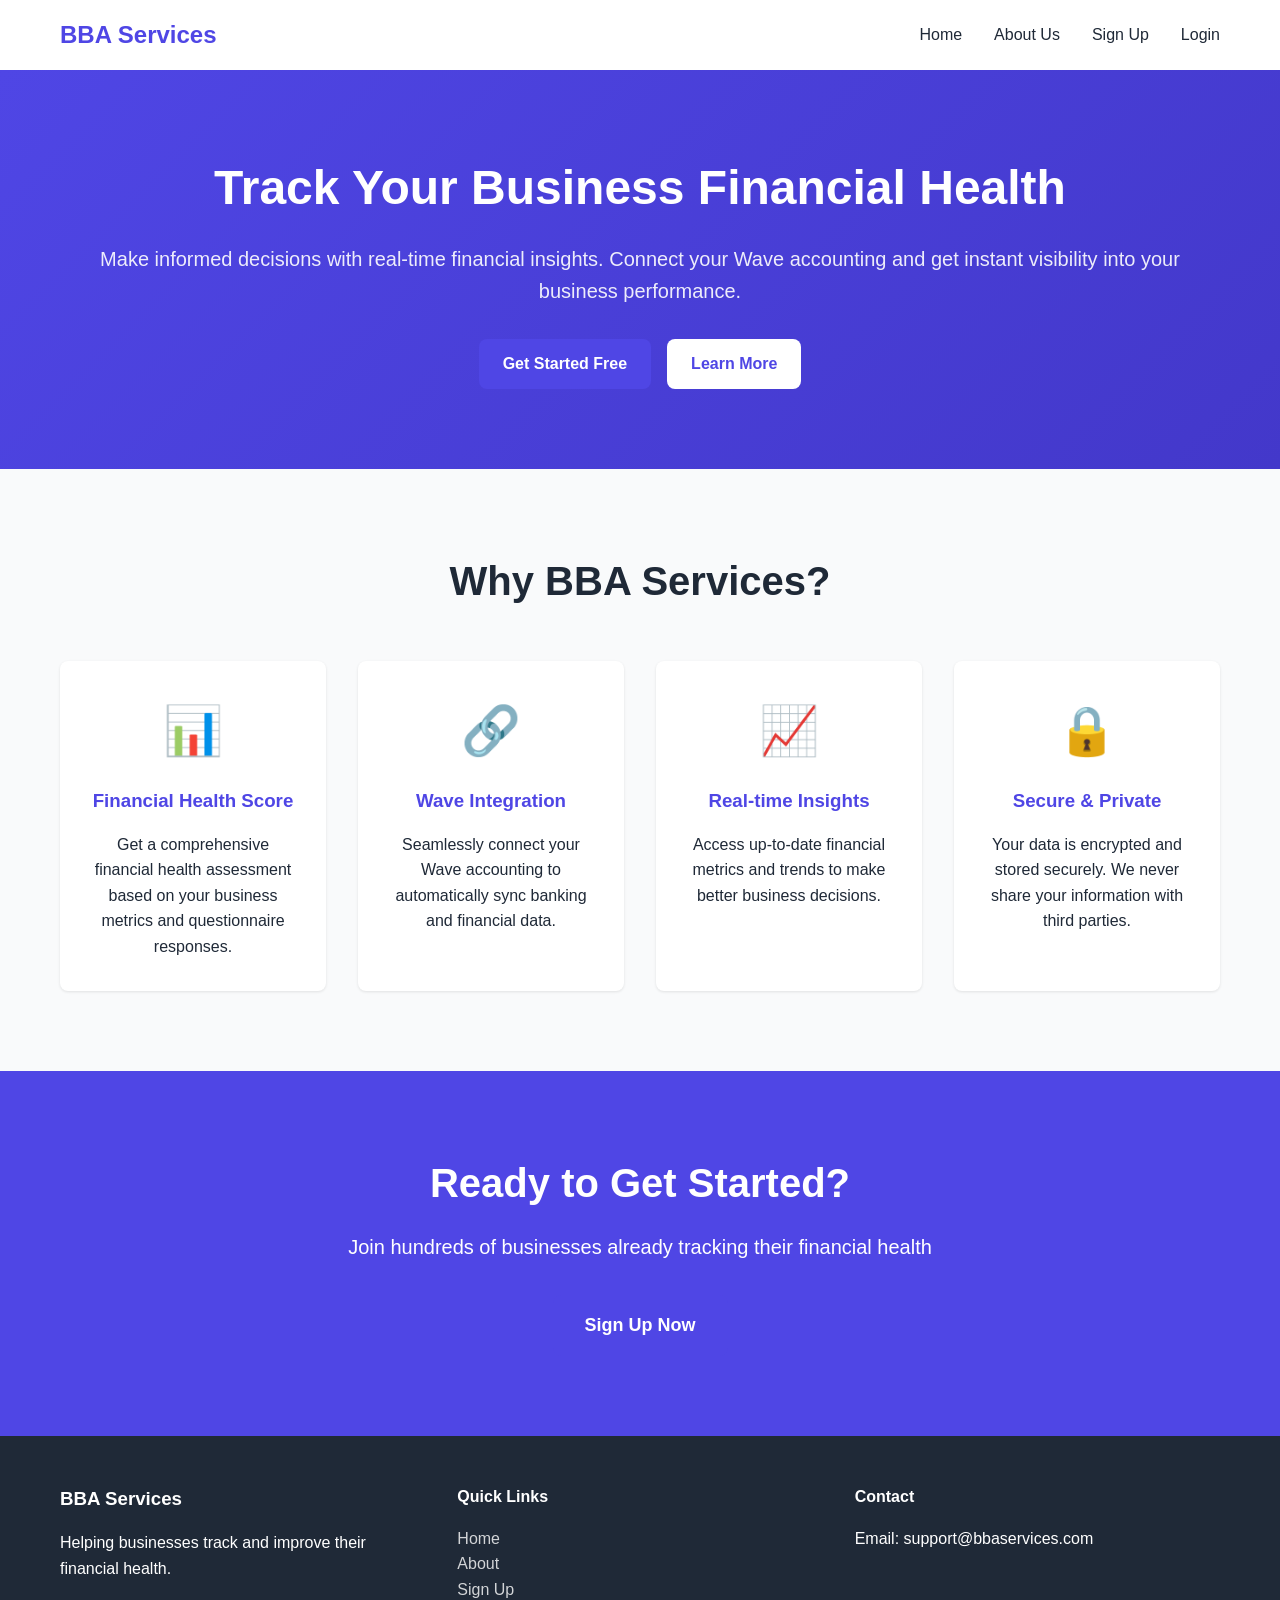
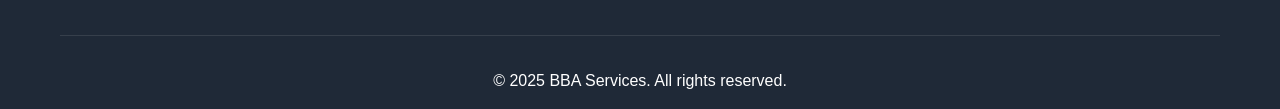
<file: templates/index.html>
<!DOCTYPE html>
<html lang="en">
<head>
    <meta charset="UTF-8">
    <meta name="viewport" content="width=device-width, initial-scale=1.0">
    <title>BBA Services - Track Your Business Financial Health</title>
    <link rel="stylesheet" href="/static/css/styles.css">
</head>
<body>
    <nav class="navbar">
        <div class="container">
            <div class="nav-brand">
                <h1>BBA Services</h1>
            </div>
            <ul class="nav-menu">
                <li><a href="/">Home</a></li>
                <li><a href="/about">About Us</a></li>
                <li><a href="/signup">Sign Up</a></li>
                <li><a href="/login">Login</a></li>
            </ul>
        </div>
    </nav>

    <header class="hero">
        <div class="container">
            <div class="hero-content">
                <h1>Track Your Business Financial Health</h1>
                <p>Make informed decisions with real-time financial insights. Connect your Wave accounting and get instant visibility into your business performance.</p>
                <div class="hero-buttons">
                    <a href="/signup" class="btn btn-primary">Get Started Free</a>
                    <a href="/about" class="btn btn-secondary">Learn More</a>
                </div>
            </div>
        </div>
    </header>

    <section class="features">
        <div class="container">
            <h2>Why BBA Services?</h2>
            <div class="features-grid">
                <div class="feature-card">
                    <div class="feature-icon">📊</div>
                    <h3>Financial Health Score</h3>
                    <p>Get a comprehensive financial health assessment based on your business metrics and questionnaire responses.</p>
                </div>
                <div class="feature-card">
                    <div class="feature-icon">🔗</div>
                    <h3>Wave Integration</h3>
                    <p>Seamlessly connect your Wave accounting to automatically sync banking and financial data.</p>
                </div>
                <div class="feature-card">
                    <div class="feature-icon">📈</div>
                    <h3>Real-time Insights</h3>
                    <p>Access up-to-date financial metrics and trends to make better business decisions.</p>
                </div>
                <div class="feature-card">
                    <div class="feature-icon">🔒</div>
                    <h3>Secure & Private</h3>
                    <p>Your data is encrypted and stored securely. We never share your information with third parties.</p>
                </div>
            </div>
        </div>
    </section>

    <section class="cta">
        <div class="container">
            <h2>Ready to Get Started?</h2>
            <p>Join hundreds of businesses already tracking their financial health</p>
            <a href="/signup" class="btn btn-primary btn-large">Sign Up Now</a>
        </div>
    </section>

    <footer class="footer">
        <div class="container">
            <div class="footer-content">
                <div class="footer-section">
                    <h3>BBA Services</h3>
                    <p>Helping businesses track and improve their financial health.</p>
                </div>
                <div class="footer-section">
                    <h4>Quick Links</h4>
                    <ul>
                        <li><a href="/">Home</a></li>
                        <li><a href="/about">About</a></li>
                        <li><a href="/signup">Sign Up</a></li>
                    </ul>
                </div>
                <div class="footer-section">
                    <h4>Contact</h4>
                    <p>Email: support@bbaservices.com</p>
                </div>
            </div>
            <div class="footer-bottom">
                <p>&copy; 2025 BBA Services. All rights reserved.</p>
            </div>
        </div>
    </footer>

    <script src="/static/js/main.js"></script>
</body>
</html>
</file>
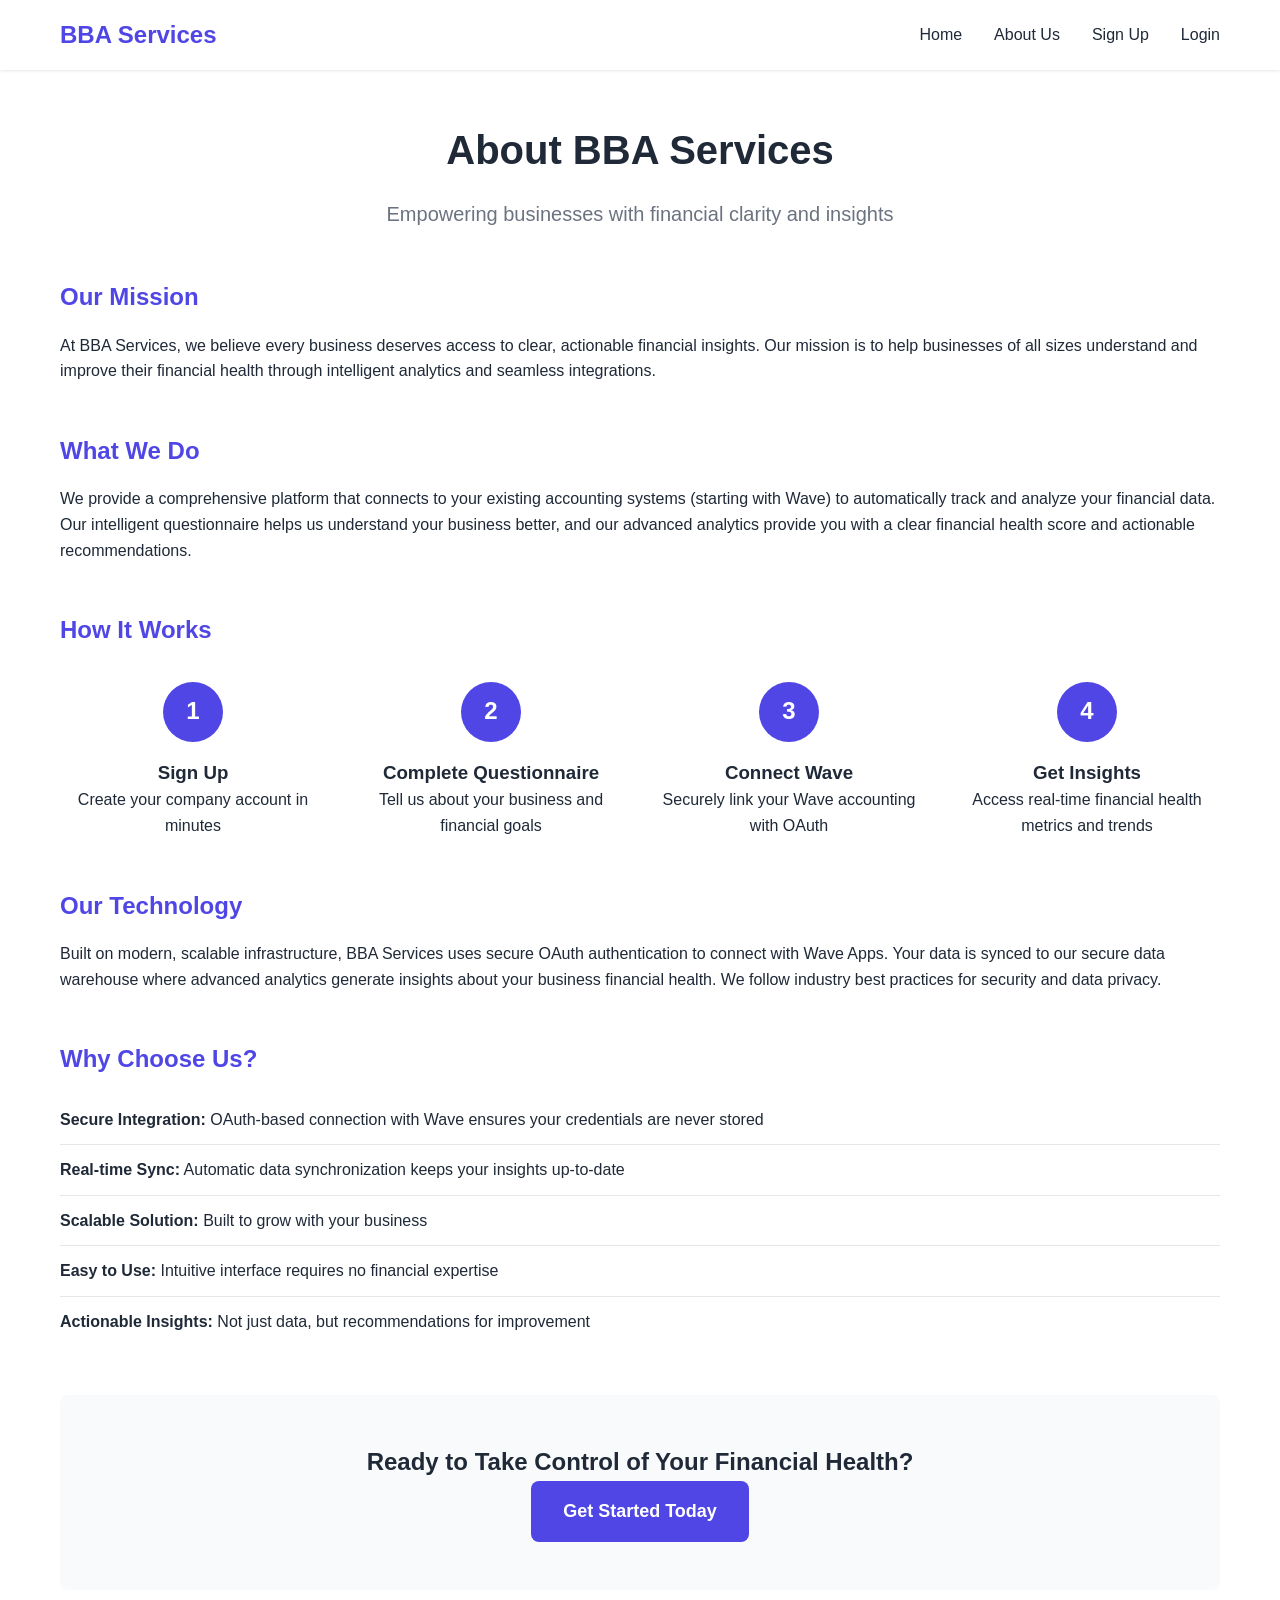
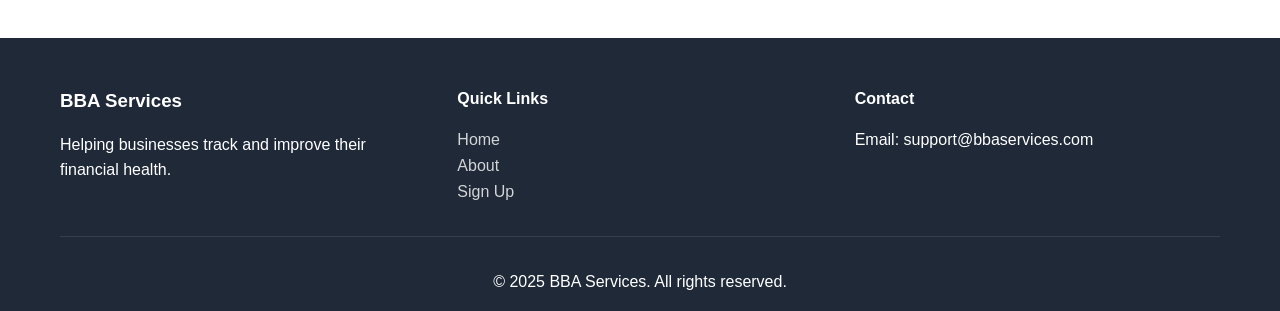
<file: templates/about.html>
<!DOCTYPE html>
<html lang="en">
<head>
    <meta charset="UTF-8">
    <meta name="viewport" content="width=device-width, initial-scale=1.0">
    <title>About Us - BBA Services</title>
    <link rel="stylesheet" href="/static/css/styles.css">
</head>
<body>
    <nav class="navbar">
        <div class="container">
            <div class="nav-brand">
                <h1>BBA Services</h1>
            </div>
            <ul class="nav-menu">
                <li><a href="/">Home</a></li>
                <li><a href="/about">About Us</a></li>
                <li><a href="/signup">Sign Up</a></li>
                <li><a href="/login">Login</a></li>
            </ul>
        </div>
    </nav>

    <main class="about-page">
        <div class="container">
            <section class="about-hero">
                <h1>About BBA Services</h1>
                <p class="lead">Empowering businesses with financial clarity and insights</p>
            </section>

            <section class="about-content">
                <div class="about-section">
                    <h2>Our Mission</h2>
                    <p>At BBA Services, we believe every business deserves access to clear, actionable financial insights. Our mission is to help businesses of all sizes understand and improve their financial health through intelligent analytics and seamless integrations.</p>
                </div>

                <div class="about-section">
                    <h2>What We Do</h2>
                    <p>We provide a comprehensive platform that connects to your existing accounting systems (starting with Wave) to automatically track and analyze your financial data. Our intelligent questionnaire helps us understand your business better, and our advanced analytics provide you with a clear financial health score and actionable recommendations.</p>
                </div>

                <div class="about-section">
                    <h2>How It Works</h2>
                    <div class="steps">
                        <div class="step">
                            <div class="step-number">1</div>
                            <h3>Sign Up</h3>
                            <p>Create your company account in minutes</p>
                        </div>
                        <div class="step">
                            <div class="step-number">2</div>
                            <h3>Complete Questionnaire</h3>
                            <p>Tell us about your business and financial goals</p>
                        </div>
                        <div class="step">
                            <div class="step-number">3</div>
                            <h3>Connect Wave</h3>
                            <p>Securely link your Wave accounting with OAuth</p>
                        </div>
                        <div class="step">
                            <div class="step-number">4</div>
                            <h3>Get Insights</h3>
                            <p>Access real-time financial health metrics and trends</p>
                        </div>
                    </div>
                </div>

                <div class="about-section">
                    <h2>Our Technology</h2>
                    <p>Built on modern, scalable infrastructure, BBA Services uses secure OAuth authentication to connect with Wave Apps. Your data is synced to our secure data warehouse where advanced analytics generate insights about your business financial health. We follow industry best practices for security and data privacy.</p>
                </div>

                <div class="about-section">
                    <h2>Why Choose Us?</h2>
                    <ul class="benefits-list">
                        <li><strong>Secure Integration:</strong> OAuth-based connection with Wave ensures your credentials are never stored</li>
                        <li><strong>Real-time Sync:</strong> Automatic data synchronization keeps your insights up-to-date</li>
                        <li><strong>Scalable Solution:</strong> Built to grow with your business</li>
                        <li><strong>Easy to Use:</strong> Intuitive interface requires no financial expertise</li>
                        <li><strong>Actionable Insights:</strong> Not just data, but recommendations for improvement</li>
                    </ul>
                </div>
            </section>

            <section class="cta-section">
                <h2>Ready to Take Control of Your Financial Health?</h2>
                <a href="/signup" class="btn btn-primary btn-large">Get Started Today</a>
            </section>
        </div>
    </main>

    <footer class="footer">
        <div class="container">
            <div class="footer-content">
                <div class="footer-section">
                    <h3>BBA Services</h3>
                    <p>Helping businesses track and improve their financial health.</p>
                </div>
                <div class="footer-section">
                    <h4>Quick Links</h4>
                    <ul>
                        <li><a href="/">Home</a></li>
                        <li><a href="/about">About</a></li>
                        <li><a href="/signup">Sign Up</a></li>
                    </ul>
                </div>
                <div class="footer-section">
                    <h4>Contact</h4>
                    <p>Email: support@bbaservices.com</p>
                </div>
            </div>
            <div class="footer-bottom">
                <p>&copy; 2025 BBA Services. All rights reserved.</p>
            </div>
        </div>
    </footer>

    <script src="/static/js/main.js"></script>
</body>
</html>
</file>
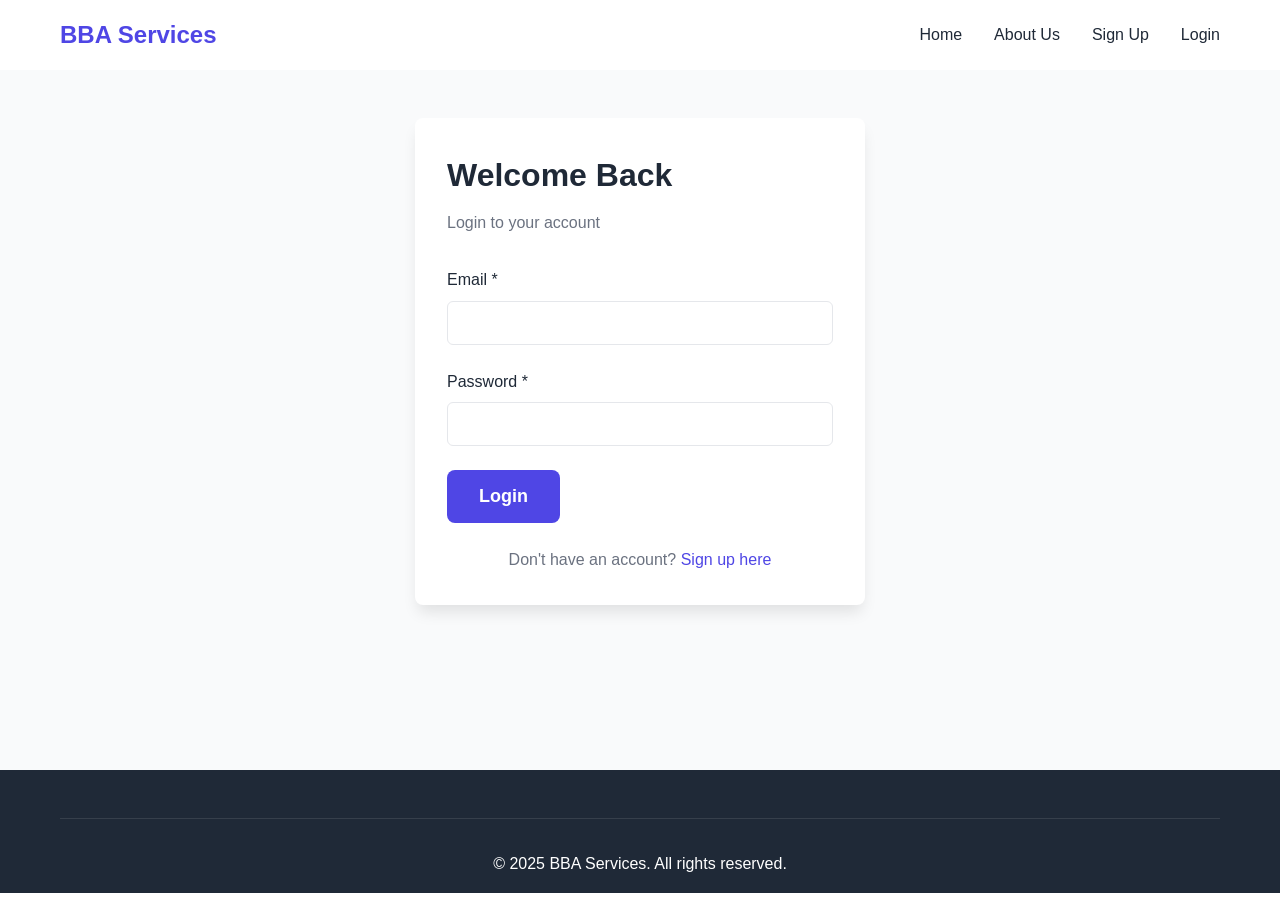
<file: templates/login.html>
<!DOCTYPE html>
<html lang="en">
<head>
    <meta charset="UTF-8">
    <meta name="viewport" content="width=device-width, initial-scale=1.0">
    <title>Login - BBA Services</title>
    <link rel="stylesheet" href="/static/css/styles.css">
</head>
<body>
    <nav class="navbar">
        <div class="container">
            <div class="nav-brand">
                <h1>BBA Services</h1>
            </div>
            <ul class="nav-menu">
                <li><a href="/">Home</a></li>
                <li><a href="/about">About Us</a></li>
                <li><a href="/signup">Sign Up</a></li>
                <li><a href="/login">Login</a></li>
            </ul>
        </div>
    </nav>

    <main class="signup-page">
        <div class="container">
            <div class="signup-container" style="max-width: 450px;">
                <h1>Welcome Back</h1>
                <p class="subtitle">Login to your account</p>

                <form id="loginForm" class="signup-form">
                    <div class="form-group">
                        <label for="email">Email *</label>
                        <input type="email" id="email" name="email" required>
                    </div>

                    <div class="form-group">
                        <label for="password">Password *</label>
                        <input type="password" id="password" name="password" required>
                    </div>

                    <div id="error-message" class="error-message" style="display: none;"></div>

                    <button type="submit" class="btn btn-primary btn-large">Login</button>

                    <p class="form-footer">
                        Don't have an account? <a href="/signup">Sign up here</a>
                    </p>
                </form>
            </div>
        </div>
    </main>

    <footer class="footer">
        <div class="container">
            <div class="footer-bottom">
                <p>&copy; 2025 BBA Services. All rights reserved.</p>
            </div>
        </div>
    </footer>

    <script src="/static/js/main.js"></script>
    <script>
        document.getElementById('loginForm').addEventListener('submit', async (e) => {
            e.preventDefault();
            
            const errorMessage = document.getElementById('error-message');
            errorMessage.style.display = 'none';
            
            const formData = {
                email: document.getElementById('email').value,
                password: document.getElementById('password').value
            };
            
            try {
                const result = await apiRequest('/auth/login', 'POST', formData);
                setAuthToken(result.access_token);
                window.location.href = '/dashboard';
            } catch (error) {
                errorMessage.textContent = error.message;
                errorMessage.style.display = 'block';
            }
        });
    </script>
</body>
</html>
</file>
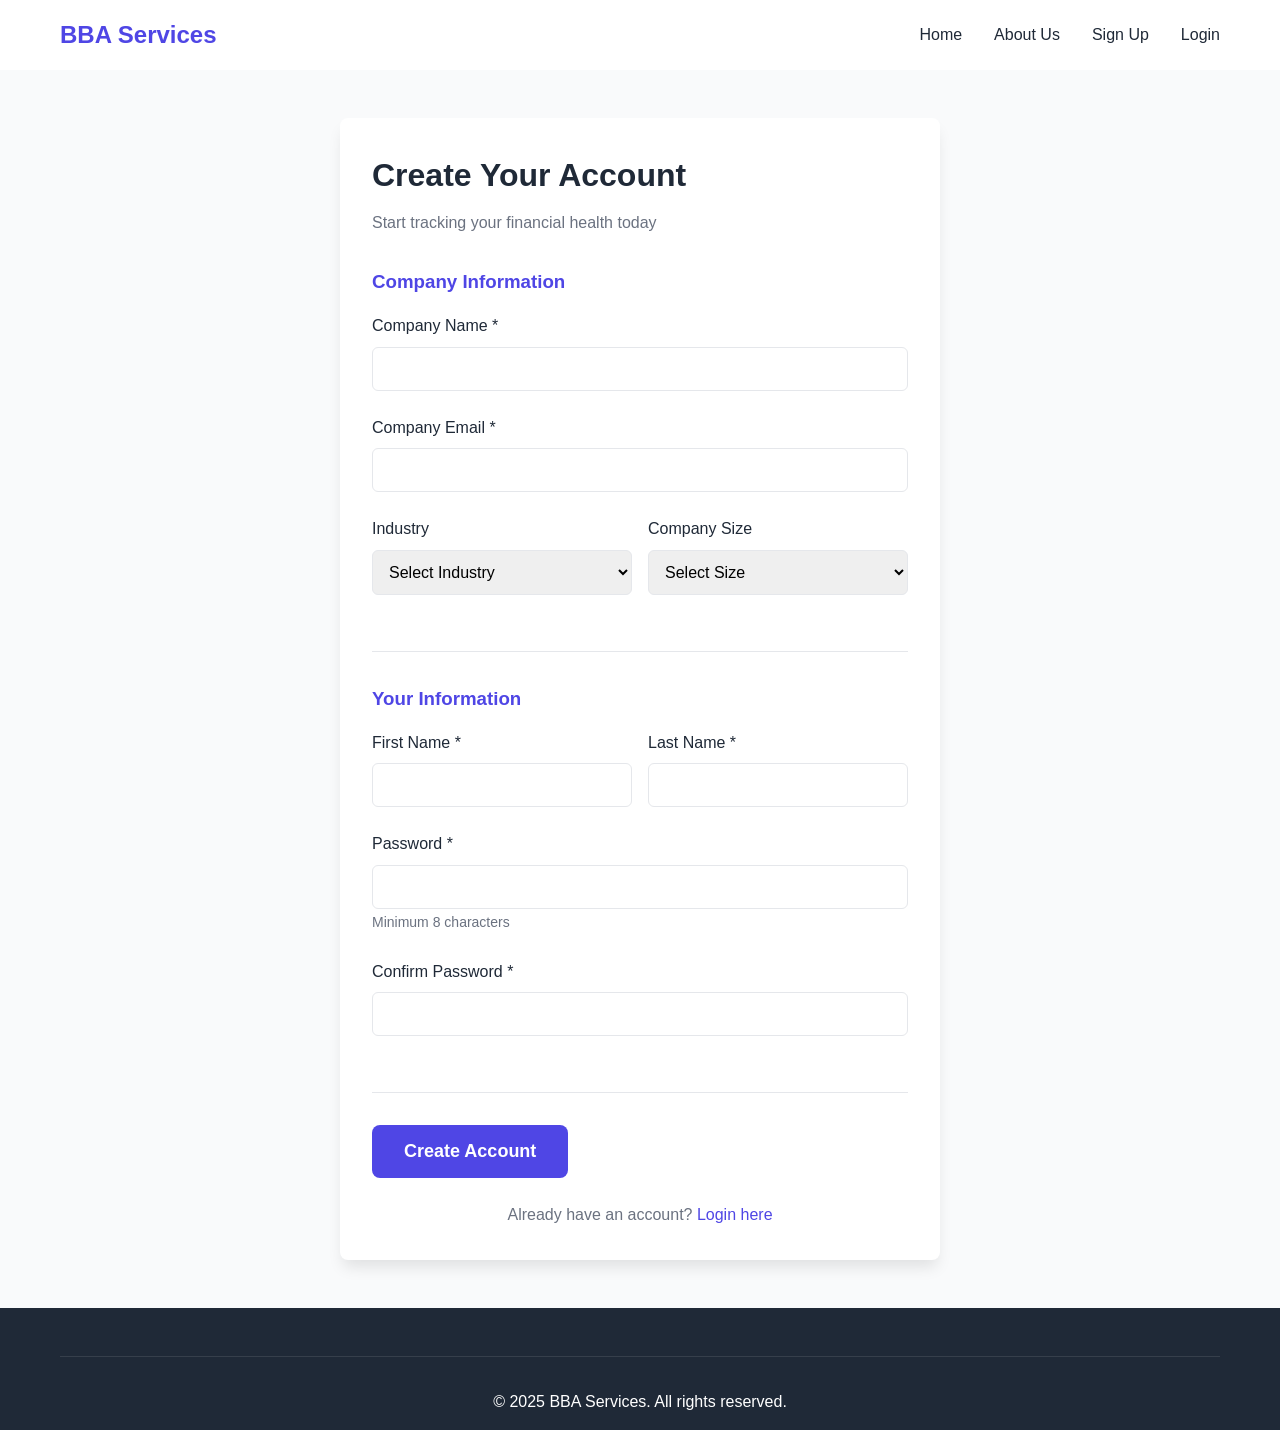
<file: templates/signup.html>
<!DOCTYPE html>
<html lang="en">
<head>
    <meta charset="UTF-8">
    <meta name="viewport" content="width=device-width, initial-scale=1.0">
    <title>Sign Up - BBA Services</title>
    <link rel="stylesheet" href="/static/css/styles.css">
</head>
<body>
    <nav class="navbar">
        <div class="container">
            <div class="nav-brand">
                <h1>BBA Services</h1>
            </div>
            <ul class="nav-menu">
                <li><a href="/">Home</a></li>
                <li><a href="/about">About Us</a></li>
                <li><a href="/signup">Sign Up</a></li>
                <li><a href="/login">Login</a></li>
            </ul>
        </div>
    </nav>

    <main class="signup-page">
        <div class="container">
            <div class="signup-container">
                <h1>Create Your Account</h1>
                <p class="subtitle">Start tracking your financial health today</p>

                <form id="signupForm" class="signup-form">
                    <div class="form-section">
                        <h3>Company Information</h3>
                        
                        <div class="form-group">
                            <label for="company_name">Company Name *</label>
                            <input type="text" id="company_name" name="company_name" required>
                        </div>

                        <div class="form-group">
                            <label for="email">Company Email *</label>
                            <input type="email" id="email" name="email" required>
                        </div>

                        <div class="form-row">
                            <div class="form-group">
                                <label for="industry">Industry</label>
                                <select id="industry" name="industry">
                                    <option value="">Select Industry</option>
                                    <option value="accounting">Accounting & Tax Services</option>
                                    <option value="advertising">Advertising & Marketing</option>
                                    <option value="agriculture">Agriculture & Farming</option>
                                    <option value="architecture">Architecture & Design</option>
                                    <option value="automotive">Automotive</option>
                                    <option value="banking">Banking & Financial Services</option>
                                    <option value="biotechnology">Biotechnology</option>
                                    <option value="construction">Construction</option>
                                    <option value="consulting">Consulting</option>
                                    <option value="education">Education & Training</option>
                                    <option value="energy">Energy & Utilities</option>
                                    <option value="engineering">Engineering</option>
                                    <option value="entertainment">Entertainment & Media</option>
                                    <option value="environmental">Environmental Services</option>
                                    <option value="food_beverage">Food & Beverage</option>
                                    <option value="healthcare">Healthcare & Medical</option>
                                    <option value="hospitality">Hospitality & Tourism</option>
                                    <option value="human_resources">Human Resources</option>
                                    <option value="insurance">Insurance</option>
                                    <option value="legal">Legal Services</option>
                                    <option value="logistics">Logistics & Transportation</option>
                                    <option value="manufacturing">Manufacturing</option>
                                    <option value="nonprofit">Non-Profit & NGO</option>
                                    <option value="pharmaceuticals">Pharmaceuticals</option>
                                    <option value="real_estate">Real Estate</option>
                                    <option value="retail">Retail & E-commerce</option>
                                    <option value="security">Security Services</option>
                                    <option value="software">Software & IT Services</option>
                                    <option value="sports_fitness">Sports & Fitness</option>
                                    <option value="technology">Technology & Innovation</option>
                                    <option value="telecommunications">Telecommunications</option>
                                    <option value="wholesale">Wholesale & Distribution</option>
                                    <option value="other">Other</option>
                                </select>
                            </div>

                            <div class="form-group">
                                <label for="company_size">Company Size</label>
                                <select id="company_size" name="company_size">
                                    <option value="">Select Size</option>
                                    <option value="small">1-10 employees</option>
                                    <option value="medium">11-50 employees</option>
                                    <option value="large">50+ employees</option>
                                </select>
                            </div>
                        </div>
                    </div>

                    <div class="form-section">
                        <h3>Your Information</h3>
                        
                        <div class="form-row">
                            <div class="form-group">
                                <label for="first_name">First Name *</label>
                                <input type="text" id="first_name" name="first_name" required>
                            </div>

                            <div class="form-group">
                                <label for="last_name">Last Name *</label>
                                <input type="text" id="last_name" name="last_name" required>
                            </div>
                        </div>

                        <div class="form-group">
                            <label for="password">Password *</label>
                            <input type="password" id="password" name="password" required minlength="8">
                            <small>Minimum 8 characters</small>
                        </div>

                        <div class="form-group">
                            <label for="confirm_password">Confirm Password *</label>
                            <input type="password" id="confirm_password" name="confirm_password" required>
                        </div>
                    </div>

                    <div id="error-message" class="error-message" style="display: none;"></div>

                    <button type="submit" class="btn btn-primary btn-large">Create Account</button>

                    <p class="form-footer">
                        Already have an account? <a href="/login">Login here</a>
                    </p>
                </form>
            </div>
        </div>
    </main>

    <footer class="footer">
        <div class="container">
            <div class="footer-bottom">
                <p>&copy; 2025 BBA Services. All rights reserved.</p>
            </div>
        </div>
    </footer>

    <script src="/static/js/main.js"></script>
    <script src="/static/js/signup.js"></script>
</body>
</html>
</file>
<file: static/css/styles.css>
:root {
    --primary-color: #4F46E5;
    --primary-dark: #4338CA;
    --secondary-color: #10B981;
    --danger-color: #EF4444;
    --text-dark: #1F2937;
    --text-light: #6B7280;
    --bg-light: #F9FAFB;
    --border-color: #E5E7EB;
    --white: #FFFFFF;
    --shadow: 0 1px 3px 0 rgba(0, 0, 0, 0.1);
    --shadow-lg: 0 10px 15px -3px rgba(0, 0, 0, 0.1);
}

* {
    margin: 0;
    padding: 0;
    box-sizing: border-box;
}

body {
    font-family: -apple-system, BlinkMacSystemFont, 'Segoe UI', Roboto, 'Helvetica Neue', Arial, sans-serif;
    color: var(--text-dark);
    line-height: 1.6;
}

.container {
    max-width: 1200px;
    margin: 0 auto;
    padding: 0 20px;
}

/* Navigation */
.navbar {
    background: var(--white);
    box-shadow: var(--shadow);
    padding: 1rem 0;
}

.navbar .container {
    display: flex;
    justify-content: space-between;
    align-items: center;
}

.nav-brand h1 {
    color: var(--primary-color);
    font-size: 1.5rem;
}

.nav-menu {
    display: flex;
    list-style: none;
    gap: 2rem;
}

.nav-menu a {
    text-decoration: none;
    color: var(--text-dark);
    font-weight: 500;
    transition: color 0.3s;
}

.nav-menu a:hover {
    color: var(--primary-color);
}

/* Hero Section */
.hero {
    background: linear-gradient(135deg, var(--primary-color) 0%, var(--primary-dark) 100%);
    color: var(--white);
    padding: 5rem 0;
    text-align: center;
}

.hero h1 {
    font-size: 3rem;
    margin-bottom: 1rem;
}

.hero p {
    font-size: 1.25rem;
    margin-bottom: 2rem;
    opacity: 0.9;
}

.hero-buttons {
    display: flex;
    gap: 1rem;
    justify-content: center;
}

/* Buttons */
.btn {
    display: inline-block;
    padding: 0.75rem 1.5rem;
    border-radius: 0.5rem;
    text-decoration: none;
    font-weight: 600;
    transition: all 0.3s;
    border: none;
    cursor: pointer;
    font-size: 1rem;
}

.btn-primary {
    background: var(--primary-color);
    color: var(--white);
}

.btn-primary:hover {
    background: var(--primary-dark);
    transform: translateY(-2px);
    box-shadow: var(--shadow-lg);
}

.btn-secondary {
    background: var(--white);
    color: var(--primary-color);
}

.btn-secondary:hover {
    background: var(--bg-light);
}

.btn-large {
    padding: 1rem 2rem;
    font-size: 1.125rem;
}

/* Features */
.features {
    padding: 5rem 0;
    background: var(--bg-light);
}

.features h2 {
    text-align: center;
    font-size: 2.5rem;
    margin-bottom: 3rem;
}

.features-grid {
    display: grid;
    grid-template-columns: repeat(auto-fit, minmax(250px, 1fr));
    gap: 2rem;
}

.feature-card {
    background: var(--white);
    padding: 2rem;
    border-radius: 0.5rem;
    box-shadow: var(--shadow);
    text-align: center;
}

.feature-icon {
    font-size: 3rem;
    margin-bottom: 1rem;
}

.feature-card h3 {
    margin-bottom: 1rem;
    color: var(--primary-color);
}

/* CTA Section */
.cta {
    padding: 5rem 0;
    text-align: center;
    background: var(--primary-color);
    color: var(--white);
}

.cta h2 {
    font-size: 2.5rem;
    margin-bottom: 1rem;
}

.cta p {
    font-size: 1.25rem;
    margin-bottom: 2rem;
}

/* Footer */
.footer {
    background: var(--text-dark);
    color: var(--white);
    padding: 3rem 0 1rem;
}

.footer-content {
    display: grid;
    grid-template-columns: repeat(auto-fit, minmax(200px, 1fr));
    gap: 2rem;
    margin-bottom: 2rem;
}

.footer-section h3,
.footer-section h4 {
    margin-bottom: 1rem;
}

.footer-section ul {
    list-style: none;
}

.footer-section a {
    color: var(--white);
    text-decoration: none;
    opacity: 0.8;
}

.footer-section a:hover {
    opacity: 1;
}

.footer-bottom {
    text-align: center;
    padding-top: 2rem;
    border-top: 1px solid rgba(255, 255, 255, 0.1);
}

/* Forms */
.signup-page,
.questionnaire-page {
    padding: 3rem 0;
    background: var(--bg-light);
    min-height: calc(100vh - 200px);
}

.signup-container,
.questionnaire-container {
    max-width: 600px;
    margin: 0 auto;
    background: var(--white);
    padding: 2rem;
    border-radius: 0.5rem;
    box-shadow: var(--shadow-lg);
}

.signup-container h1,
.questionnaire-container h1 {
    margin-bottom: 0.5rem;
}

.subtitle {
    color: var(--text-light);
    margin-bottom: 2rem;
}

.form-section {
    margin-bottom: 2rem;
    padding-bottom: 2rem;
    border-bottom: 1px solid var(--border-color);
}

.form-section:last-child {
    border-bottom: none;
}

.form-section h3 {
    margin-bottom: 1rem;
    color: var(--primary-color);
}

.form-group {
    margin-bottom: 1.5rem;
}

.form-row {
    display: grid;
    grid-template-columns: 1fr 1fr;
    gap: 1rem;
}

.form-group label {
    display: block;
    margin-bottom: 0.5rem;
    font-weight: 500;
}

.form-group input,
.form-group select,
.form-group textarea {
    width: 100%;
    padding: 0.75rem;
    border: 1px solid var(--border-color);
    border-radius: 0.375rem;
    font-size: 1rem;
}

.form-group input:focus,
.form-group select:focus,
.form-group textarea:focus {
    outline: none;
    border-color: var(--primary-color);
    box-shadow: 0 0 0 3px rgba(79, 70, 229, 0.1);
}

.form-group small {
    color: var(--text-light);
    font-size: 0.875rem;
}

.error-message {
    background: #FEE2E2;
    color: var(--danger-color);
    padding: 1rem;
    border-radius: 0.375rem;
    margin-bottom: 1rem;
}

.success-message {
    text-align: center;
    padding: 2rem;
}

.score-container {
    margin: 2rem 0;
}

.score-details {
    display: flex;
    flex-direction: column;
    gap: 1.5rem;
    align-items: center;
}

.score-primary {
    display: flex;
    flex-direction: column;
    align-items: center;
    gap: 0.5rem;
}

.score-number {
    font-size: 4rem;
    font-weight: bold;
    color: var(--primary-color);
    line-height: 1;
}

.score-label {
    font-size: 1rem;
    color: var(--text-light);
    text-transform: uppercase;
    letter-spacing: 0.05em;
}

.score-tier {
    display: flex;
    flex-direction: column;
    align-items: center;
    gap: 0.25rem;
    padding: 1rem 2rem;
    background: var(--bg-light);
    border-radius: 8px;
    border: 2px solid var(--border-color);
}

.tier-name {
    font-size: 1.5rem;
    font-weight: 600;
    color: var(--primary-color);
}

.tier-description {
    font-size: 0.875rem;
    color: var(--text-light);
}

.score-secondary {
    font-size: 1rem;
    color: var(--text-light);
    font-weight: 500;
}

.score-raw {
    font-size: 0.875rem;
    color: var(--text-light);
}

.score-large {
    font-size: 3rem;
    font-weight: bold;
    color: var(--secondary-color);
}

.form-footer {
    text-align: center;
    margin-top: 1.5rem;
    color: var(--text-light);
}

.form-footer a {
    color: var(--primary-color);
    text-decoration: none;
}

/* Progress Bar */
.progress-bar {
    width: 100%;
    height: 8px;
    background: var(--border-color);
    border-radius: 4px;
    margin-bottom: 2rem;
}

.progress-fill {
    height: 100%;
    background: var(--primary-color);
    border-radius: 4px;
    transition: width 0.3s;
    width: 0%;
}

/* About Page */
.about-page {
    padding: 3rem 0;
}

.about-hero {
    text-align: center;
    margin-bottom: 3rem;
}

.about-hero h1 {
    font-size: 2.5rem;
    margin-bottom: 1rem;
}

.lead {
    font-size: 1.25rem;
    color: var(--text-light);
}

.about-section {
    margin-bottom: 3rem;
}

.about-section h2 {
    color: var(--primary-color);
    margin-bottom: 1rem;
}

.steps {
    display: grid;
    grid-template-columns: repeat(auto-fit, minmax(200px, 1fr));
    gap: 2rem;
    margin-top: 2rem;
}

.step {
    text-align: center;
}

.step-number {
    width: 60px;
    height: 60px;
    background: var(--primary-color);
    color: var(--white);
    border-radius: 50%;
    display: flex;
    align-items: center;
    justify-content: center;
    font-size: 1.5rem;
    font-weight: bold;
    margin: 0 auto 1rem;
}

.benefits-list {
    list-style: none;
}

.benefits-list li {
    padding: 0.75rem 0;
    border-bottom: 1px solid var(--border-color);
}

.benefits-list li:last-child {
    border-bottom: none;
}

.cta-section {
    text-align: center;
    padding: 3rem 0;
    background: var(--bg-light);
    margin-top: 3rem;
    border-radius: 0.5rem;
}

/* Form Actions */
.form-actions {
    display: flex;
    gap: 1rem;
    justify-content: flex-end;
}

/* Responsive */
@media (max-width: 768px) {
    .hero h1 {
        font-size: 2rem;
    }

    .hero-buttons {
        flex-direction: column;
    }

    .form-row {
        grid-template-columns: 1fr;
    }

    .nav-menu {
        gap: 1rem;
    }
}
</file>
